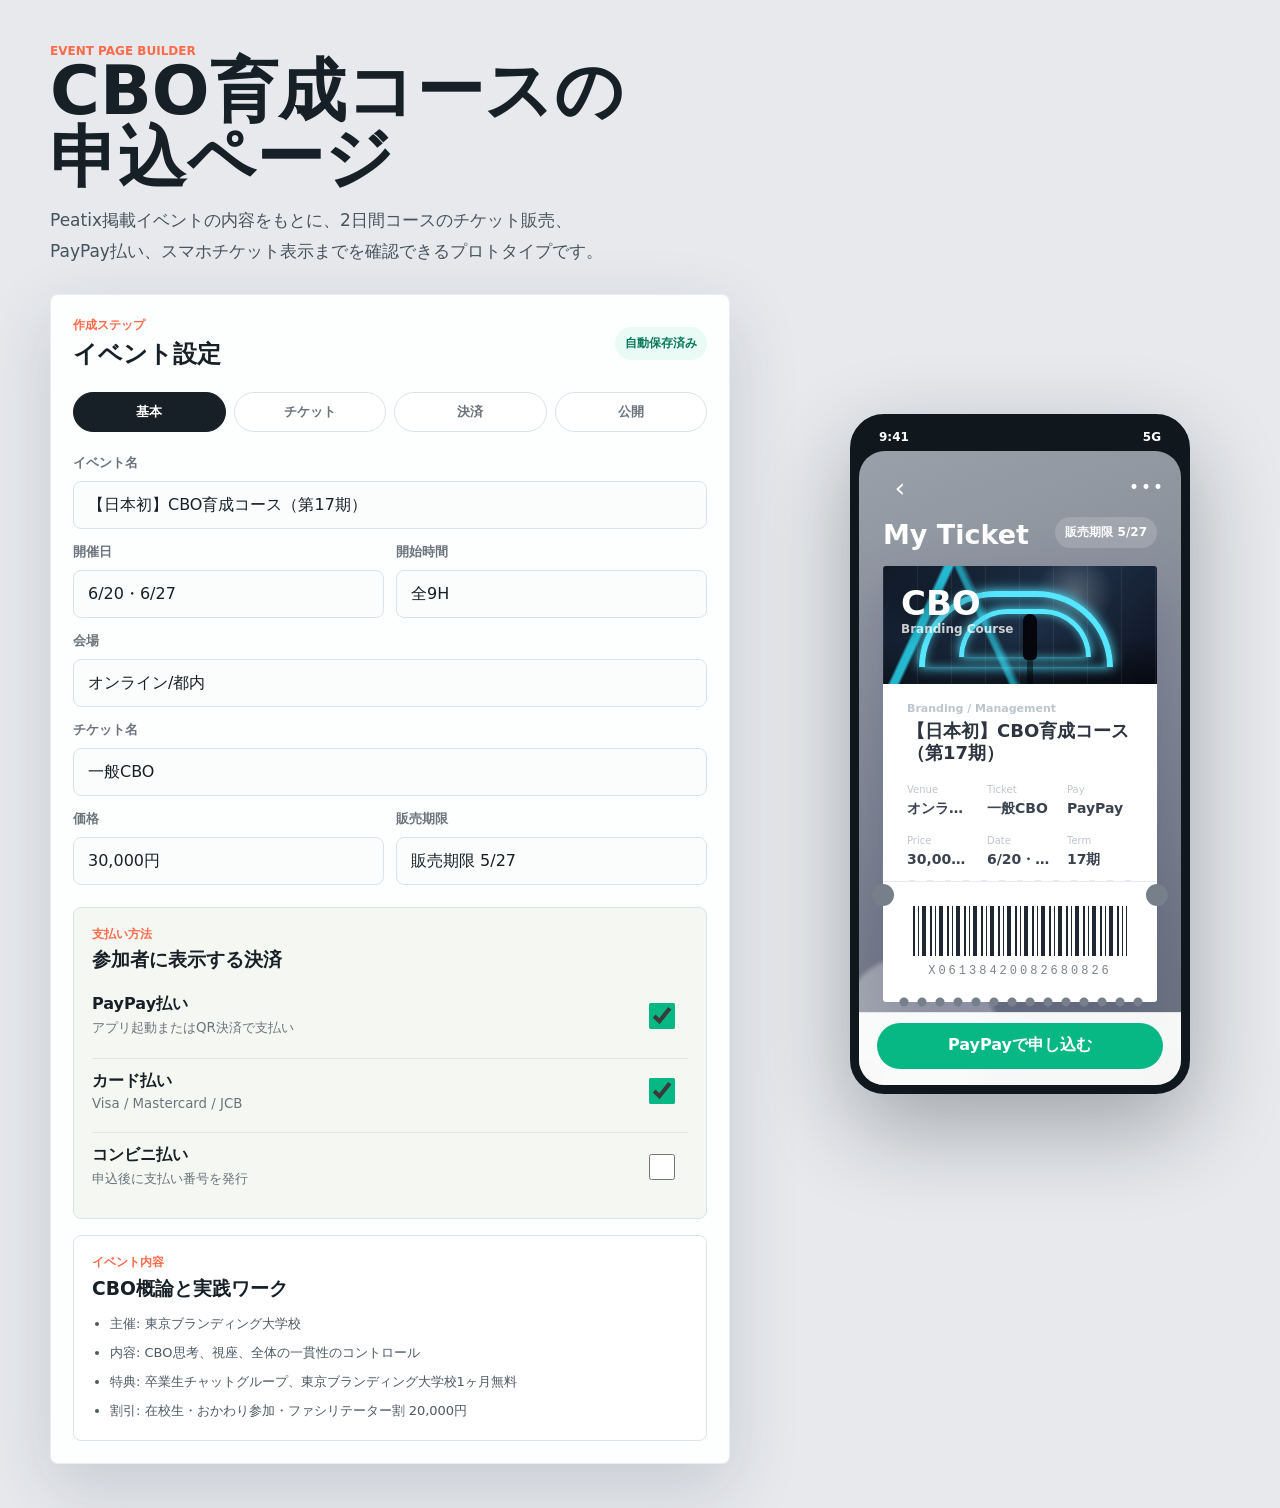
<file: event-prototype.html>
<!doctype html>
<html lang="ja">
  <head>
    <meta charset="utf-8">
    <meta name="viewport" content="width=device-width, initial-scale=1">
    <title>イベントページ作成プロトタイプ</title>
    <link rel="stylesheet" href="event-prototype.css">
  </head>
  <body>
    <main class="prototype-shell">
      <section class="workspace">
        <div class="intro">
          <p class="eyebrow">Event Page Builder</p>
          <h1>CBO育成コースの申込ページ</h1>
          <p class="lead">Peatix掲載イベントの内容をもとに、2日間コースのチケット販売、PayPay払い、スマホチケット表示までを確認できるプロトタイプです。</p>
        </div>

        <div class="builder-panel" aria-label="イベント作成フォーム">
          <div class="panel-top"><div><p class="section-label">作成ステップ</p><h2>イベント設定</h2></div><span class="save-state">自動保存済み</span></div>
          <div class="stepper" aria-label="作成手順"><button class="step is-active" type="button">基本</button><button class="step" type="button">チケット</button><button class="step" type="button">決済</button><button class="step" type="button">公開</button></div>
          <label class="field"><span>イベント名</span><input id="eventTitle" value="【日本初】CBO育成コース（第17期）"></label>
          <div class="field-grid"><label class="field"><span>開催日</span><input id="eventDate" value="6/20・6/27"></label><label class="field"><span>開始時間</span><input id="eventTime" value="全9H"></label></div>
          <label class="field"><span>会場</span><input id="eventPlace" value="オンライン/都内"></label>
          <label class="field"><span>チケット名</span><input id="ticketName" value="一般CBO"></label>
          <div class="field-grid"><label class="field"><span>価格</span><input id="ticketPrice" value="30,000円"></label><label class="field"><span>販売期限</span><input id="ticketStock" value="販売期限 5/27"></label></div>
          <section class="payment-card" aria-label="支払い方法設定">
            <div><p class="section-label">支払い方法</p><h3>参加者に表示する決済</h3></div>
            <label class="toggle-row"><span><strong>PayPay払い</strong><small>アプリ起動またはQR決済で支払い</small></span><input id="paypayToggle" type="checkbox" checked></label>
            <label class="toggle-row"><span><strong>カード払い</strong><small>Visa / Mastercard / JCB</small></span><input type="checkbox" checked></label>
            <label class="toggle-row"><span><strong>コンビニ払い</strong><small>申込後に支払い番号を発行</small></span><input type="checkbox"></label>
          </section>
          <section class="event-summary" aria-label="イベント内容"><p class="section-label">イベント内容</p><h3>CBO概論と実践ワーク</h3><ul><li>主催: 東京ブランディング大学校</li><li>内容: CBO思考、視座、全体の一貫性のコントロール</li><li>特典: 卒業生チャットグループ、東京ブランディング大学校1ヶ月無料</li><li>割引: 在校生・おかわり参加・ファシリテーター割 20,000円</li></ul></section>
        </div>
      </section>

      <section class="phone-stage" aria-label="スマートフォンプレビュー">
        <div class="phone"><div class="phone-status"><span>9:41</span><span>5G</span></div>
          <article class="event-screen ticket-screen">
            <div class="ticket-nav"><button type="button" aria-label="戻る">‹</button><button type="button" aria-label="メニュー">•••</button></div>
            <div class="ticket-heading"><h2>My Ticket</h2><p id="previewStock">販売期限 5/27</p></div>
            <section class="ticket-paper" aria-label="チケットプレビュー">
              <div class="ticket-visual"><strong class="visual-title">CBO</strong><span class="visual-subtitle">Branding Course</span><div class="light-arc arc-one"></div><div class="light-arc arc-two"></div><div class="stage-person"></div></div>
              <div class="ticket-info"><p class="category">Branding / Management</p><h3 id="previewTitle">【日本初】CBO育成コース（第17期）</h3><div class="seat-grid"><div><span>Venue</span><strong id="previewPlace">オンライン/都内</strong></div><div><span>Ticket</span><strong id="previewTicket">一般CBO</strong></div><div><span>Pay</span><strong id="previewPayment">PayPay</strong></div></div><div class="seat-grid compact"><div><span>Price</span><strong id="previewPrice">30,000円</strong></div><div><span>Date</span><strong id="previewDate">6/20・6/27 全9H</strong></div><div><span>Term</span><strong>17期</strong></div></div></div>
              <div class="ticket-divider"></div><div class="barcode-area"><div class="barcode" aria-hidden="true"></div><p>X06138420082680826</p></div>
            </section>
            <div class="ticket-dots" aria-hidden="true"><span class="is-active"></span><span></span><span></span></div>
            <div class="bottom-action"><button id="buyButton" type="button">PayPayで申し込む</button></div>
          </article>
        </div>
      </section>
    </main>
    <script src="event-prototype.js"></script>
  </body>
</html>
</file>
<file: event-prototype.css>
:root{color-scheme:light;--ink:#172026;--muted:#6b747d;--line:#dbe3e8;--soft:#f5f7f2;--mint:#08b884;--coral:#ff6b4a;--cyan:#56e7ff;--shadow:0 24px 70px rgba(30,44,62,.16);font-family:Inter,"Noto Sans JP",system-ui,-apple-system,BlinkMacSystemFont,sans-serif}*{box-sizing:border-box}body{margin:0;min-height:100vh;color:var(--ink);background:#e7e9ed}button,input{font:inherit}.prototype-shell{width:min(1180px,calc(100% - 32px));min-height:100vh;margin:0 auto;display:grid;grid-template-columns:minmax(0,1fr) 420px;gap:48px;align-items:center;padding:44px 0}.workspace{display:grid;gap:28px}.intro{max-width:620px}.eyebrow,.section-label,.category{margin:0;color:var(--coral);font-size:12px;font-weight:800;letter-spacing:0;text-transform:uppercase}h1,h2,h3,p{margin-top:0}h1{margin-bottom:14px;font-size:clamp(36px,6vw,68px);line-height:.98}.lead{max-width:560px;margin-bottom:0;color:#47535d;font-size:17px;line-height:1.8}.builder-panel{width:min(680px,100%);padding:22px;border:1px solid rgba(23,32,38,.08);border-radius:8px;background:rgba(255,255,255,.92);box-shadow:var(--shadow)}.panel-top,.toggle-row,.phone-status,.bottom-action{display:flex;align-items:center;justify-content:space-between}.panel-top h2,.payment-card h3{margin:4px 0 0}.save-state{border-radius:999px;background:#e9fbf4;color:#087a59;font-size:12px;font-weight:800;padding:8px 10px}.stepper{display:grid;grid-template-columns:repeat(4,1fr);gap:8px;margin:22px 0}.step{min-height:40px;border:1px solid var(--line);border-radius:999px;background:#fff;color:var(--muted);font-size:13px;font-weight:800}.step.is-active{border-color:var(--ink);background:var(--ink);color:#fff}.field,.payment-card{display:grid;gap:9px}.field{margin-bottom:14px}.field span{color:var(--muted);font-size:13px;font-weight:800}.field input{width:100%;min-height:48px;border:1px solid var(--line);border-radius:8px;background:#fbfcfc;color:var(--ink);padding:0 14px;outline:none}.field input:focus{border-color:var(--mint);box-shadow:0 0 0 4px rgba(8,184,132,.14)}.field-grid{display:grid;grid-template-columns:repeat(2,1fr);gap:12px}.payment-card,.event-summary{margin-top:8px;padding:18px;border:1px solid var(--line);border-radius:8px;background:var(--soft)}.event-summary{margin-top:16px;background:#fff}.event-summary h3{margin:5px 0 12px}.event-summary ul{display:grid;gap:8px;margin:0;padding-left:18px;color:#4d5964;font-size:13px;line-height:1.6}.toggle-row{gap:16px;min-height:56px;padding:12px 0;border-top:1px solid rgba(23,32,38,.08)}.toggle-row:first-of-type{border-top:0}.toggle-row span{display:grid;gap:4px}.toggle-row small{color:var(--muted)}.toggle-row input{width:46px;height:26px;accent-color:var(--mint)}.phone-stage{display:flex;justify-content:center}.phone{width:340px;height:680px;border:9px solid #11181d;border-radius:34px;background:#11181d;box-shadow:0 34px 90px rgba(17,24,29,.32);overflow:hidden}.phone-status{height:28px;padding:0 20px;background:#11181d;color:#fff;font-size:12px;font-weight:800}.event-screen{position:relative;height:calc(100% - 28px);overflow:hidden;border-radius:26px 26px 0 0;background:#fff}.ticket-screen{padding:18px 24px 24px;background:radial-gradient(circle at 18% 92%,rgba(255,255,255,.34) 0 12%,transparent 13%),linear-gradient(160deg,#9aa0a9 0%,#7f8691 52%,#68707c 100%);color:#fff}.ticket-nav{display:flex;align-items:center;justify-content:space-between;margin-top:2px}.ticket-nav button{width:34px;height:34px;border:0;border-radius:50%;background:transparent;color:#fff;font-size:27px;line-height:1}.ticket-nav button:last-child{font-size:17px;letter-spacing:2px}.ticket-heading{display:flex;align-items:flex-end;justify-content:space-between;margin:12px 0 18px}.ticket-heading h2{margin:0;font-size:27px;line-height:1;font-weight:700}.ticket-heading p{margin:0;border-radius:999px;background:rgba(255,255,255,.16);padding:7px 10px;font-size:12px;font-weight:800}.ticket-paper{position:relative;width:100%;margin:0 auto;color:#29313b;filter:drop-shadow(0 22px 28px rgba(30,22,100,.2))}.ticket-paper:before,.ticket-paper:after{content:"";position:absolute;z-index:2;top:318px;width:22px;height:22px;border-radius:50%;background:#777f8b}.ticket-paper:before{left:-11px}.ticket-paper:after{right:-11px}.ticket-visual{position:relative;height:118px;overflow:hidden;border-radius:3px 3px 0 0;background:linear-gradient(180deg,transparent 60%,rgba(0,0,0,.5)),radial-gradient(circle at 70% 22%,rgba(255,255,255,.24),transparent 18%),linear-gradient(135deg,#101927,#1e2f46 52%,#0d1220)}.ticket-visual:before{content:"";position:absolute;inset:0;background:linear-gradient(115deg,transparent 0 18%,rgba(42,229,255,.78) 19% 21%,transparent 22%),linear-gradient(65deg,transparent 0 38%,rgba(42,229,255,.58) 39% 40%,transparent 42%),repeating-linear-gradient(90deg,rgba(255,255,255,.07) 0 1px,transparent 1px 34px)}.visual-title,.visual-subtitle{position:absolute;z-index:2;left:18px;color:#fff;text-shadow:0 3px 18px rgba(0,0,0,.45)}.visual-title{top:17px;font-size:34px;letter-spacing:0}.visual-subtitle{top:56px;color:rgba(255,255,255,.78);font-size:12px;font-weight:800}.light-arc{position:absolute;left:36px;top:25px;width:194px;height:76px;border:6px solid var(--cyan);border-bottom:0;border-radius:110px 110px 0 0;box-shadow:0 0 12px var(--cyan),inset 0 0 10px rgba(86,231,255,.6)}.arc-two{left:76px;top:43px;width:132px;height:48px;border-width:5px}.stage-person{position:absolute;left:140px;bottom:24px;width:14px;height:46px;border-radius:12px 12px 8px 8px;background:#05070c;box-shadow:0 34px 0 -4px rgba(0,0,0,.5)}.ticket-info,.barcode-area{background:#fff}.ticket-info{padding:18px 24px 14px}.ticket-info .category{color:#bcc4ce;font-size:11px;text-transform:none}.ticket-info h3{margin:5px 0 20px;color:#2d3440;font-size:18px;line-height:1.22}.seat-grid{display:grid;grid-template-columns:repeat(3,1fr);gap:14px;margin-bottom:18px}.seat-grid div{min-width:0}.seat-grid span{display:block;margin-bottom:5px;color:#c0c6cf;font-size:10px}.seat-grid strong{display:block;overflow:hidden;color:#3b4350;font-size:14px;line-height:1.2;text-overflow:ellipsis;white-space:nowrap}.seat-grid.compact{margin-bottom:0}.ticket-divider{position:relative;height:1px;background:#e7ebef}.ticket-divider:after{content:"";position:absolute;left:14px;right:14px;top:-1px;height:3px;background:repeating-linear-gradient(90deg,transparent 0 12px,#e7ebef 12px 18px)}.barcode-area{position:relative;padding:24px 30px;border-radius:0 0 3px 3px}.barcode-area:after{content:"";position:absolute;left:12px;right:12px;bottom:-5px;height:10px;background:radial-gradient(circle,#777f8b 0 4px,transparent 5px) 0 0/18px 10px repeat-x}.barcode{height:50px;background:repeating-linear-gradient(90deg,#1f2732 0 2px,transparent 2px 5px,#1f2732 5px 6px,transparent 6px 9px,#1f2732 9px 13px,transparent 13px 17px)}.barcode-area p{margin:8px 0 0;color:#7b838c;font-family:"Courier New",monospace;font-size:12px;letter-spacing:3px;text-align:center}.ticket-dots{display:flex;justify-content:center;gap:7px;margin-top:24px}.ticket-dots span{width:5px;height:5px;border-radius:999px;background:rgba(255,255,255,.32)}.ticket-dots .is-active{width:18px;background:#fff}.bottom-action{position:absolute;left:0;right:0;bottom:0;min-height:72px;padding:10px 18px 16px;border-top:1px solid rgba(23,32,38,.08);background:rgba(255,255,255,.94);backdrop-filter:blur(12px)}.bottom-action button{width:100%;min-height:46px;border:0;border-radius:999px;background:var(--mint);color:#fff;font-size:16px;font-weight:900}@media(max-width:960px){.prototype-shell{grid-template-columns:1fr;gap:28px}.phone-stage{order:-1}.intro{max-width:none}}@media(max-width:520px){.prototype-shell{width:min(100% - 20px,420px);padding:18px 0 28px}h1{font-size:38px}.builder-panel{padding:16px}.field-grid,.stepper{grid-template-columns:1fr}.phone{width:min(100%,370px);height:720px}}
</file>
